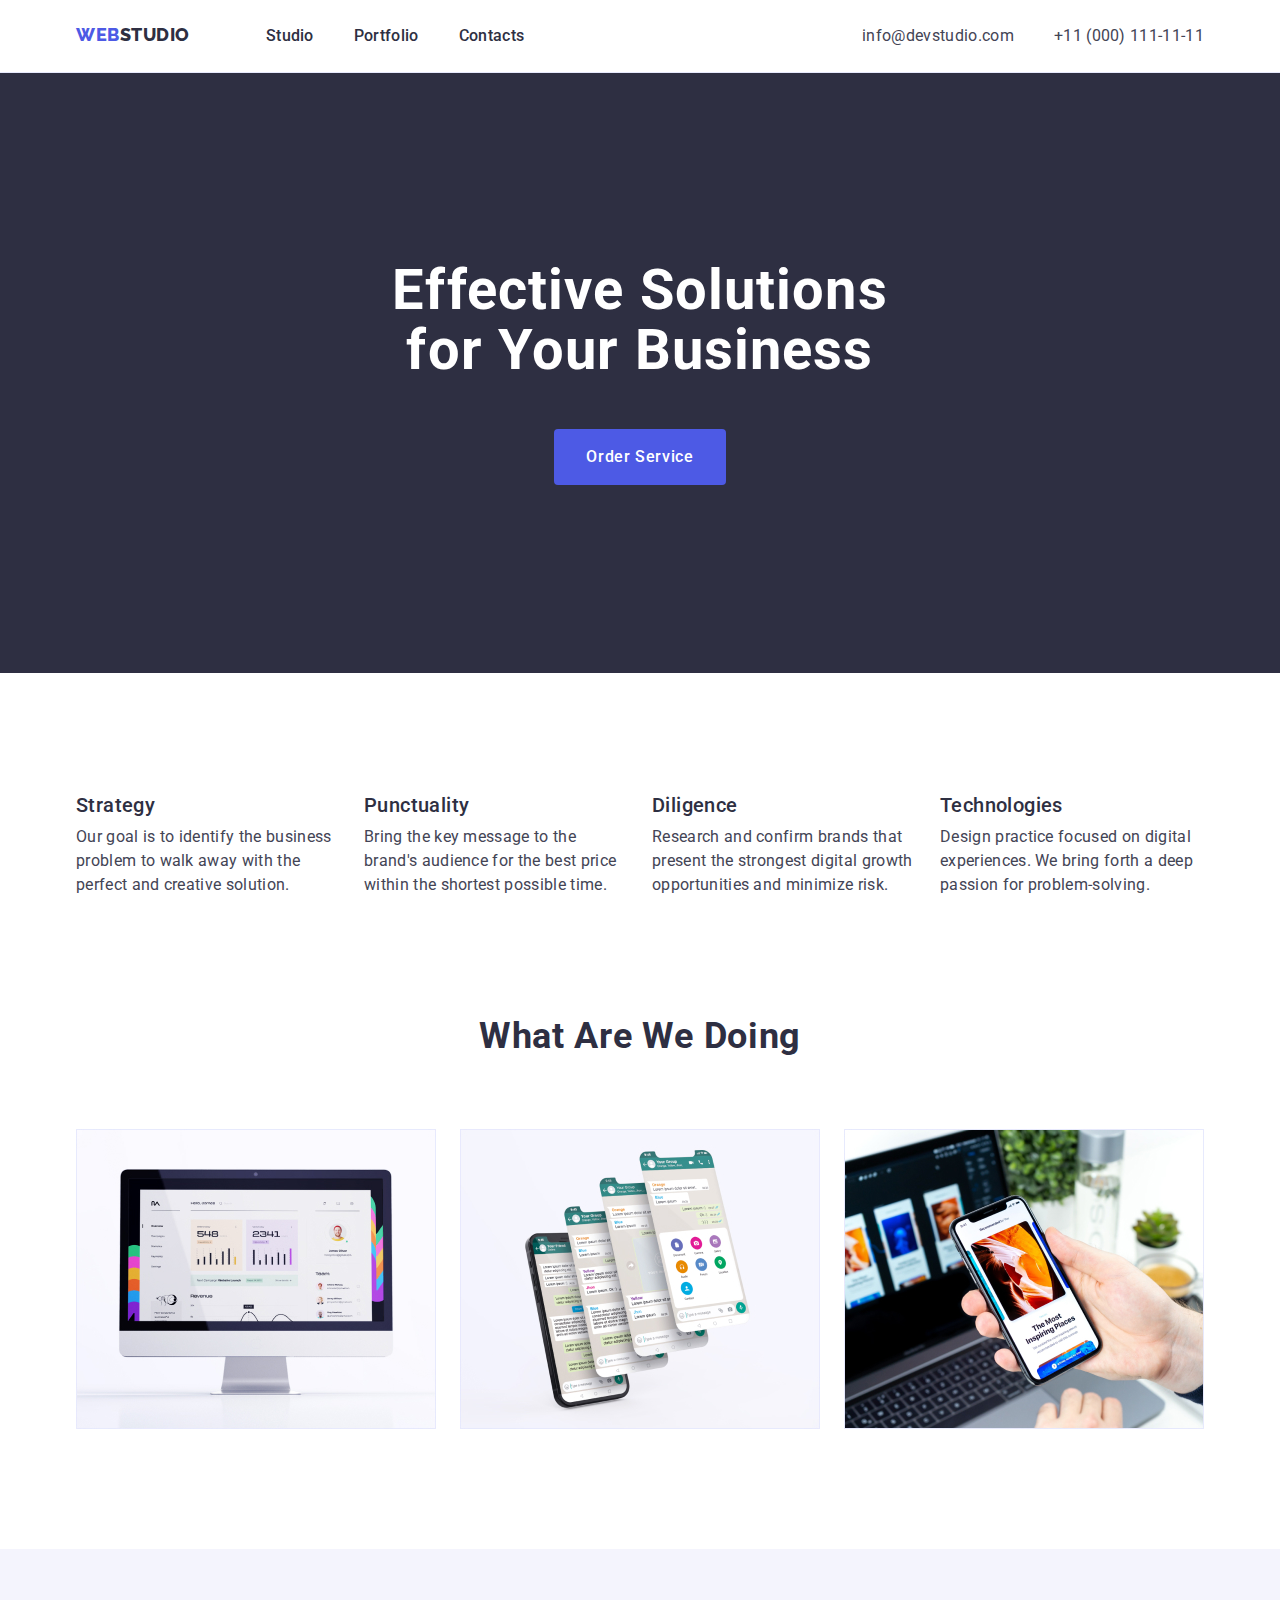
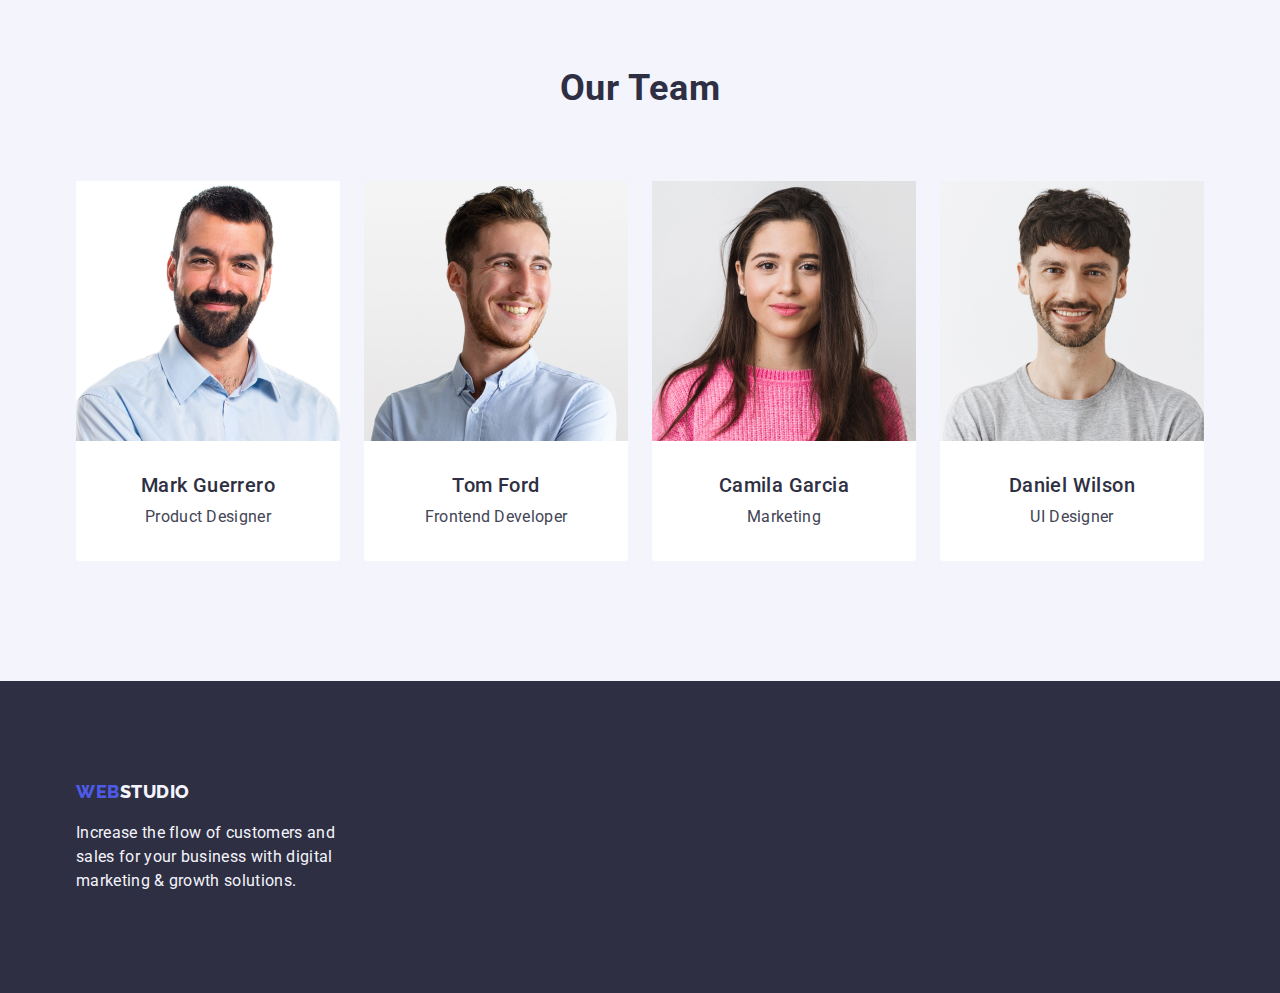
<file: index.html>
<!DOCTYPE html>
<html lang="en">
<head>
    <meta charset="UTF-8">
    <meta http-equiv="X-UA-Compatible" content="IE=edge">
    <meta name="viewport" content="width=device-width, initial-scale=1.0">
    <link rel="stylesheet" href="https://cdnjs.cloudflare.com/ajax/libs/modern-normalize/1.1.0/modern-normalize.min.css">
    <link rel="preconnect" href="https://fonts.googleapis.com">
    <link rel="preconnect" href="https://fonts.gstatic.com" crossorigin>
    <link href="https://fonts.googleapis.com/css2?family=Raleway:wght@800&family=Roboto:wght@400;500;700;900&display=swap" rel="stylesheet">
    <link rel="stylesheet" href="./css/styles.css">
    <title>Document</title>
</head>
<body>
    
    <header>
        <div class="container header-nav">
        <nav class="nav">
            <a href="./index.html" class="link logo">Web<span class="studio">Studio</span></a>
            <ul class="list list-nav"> 
                <li><a href="./index.html" class="link">Studio</a></li>
                <li><a href="./portfolio.html" class="link">Portfolio</a></li>
                <li><a href="" class="link">Contacts</a></li>
            </ul>
        </nav>   
        <address class="address">
            <ul class="list list-address">
                <li><a href="mailto:info@devstudio.com" class="link address">info@devstudio.com</a></li>
                <li><a href="tel:+110001111111" class="link address">+11 (000) 111-11-11</a></li>
            </ul>       
         </address>
        </div>
    </header> 
    <main>

    <!---Герой-->
    <section class="section-hero"> 
        <div class="container">
            <div class="hero">
                <h1 class="title-hero">Effective Solutions 
                for Your Business</h1>
                <button type="button" class="btn-hero">Order Service</button>
            </div>
        </div>
    </section>
   
    <!---Функції-->
    <section class="section-feature">
        <div class="container">
            <h2 class="visually-hidden">advantages</h2>
             <ul class="list list-feature">
                 <li class="item-feature">
                    <div class="item-feature-text">
                       <h3 class="title-feature">Strategy</h3>
                       <p class="item-feature">Our goal is to identify the business problem to walk away with the perfect and creative solution.</p>
                    </div>
                    </li>
                 <li class="item-feature">
                    <div class="item-feature-text">
                       <h3 class="title-feature">Punctuality</h3>
                       <p class="item-feature">Bring the key message to the brand's audience for the best price within the shortest possible time.</p>
                    </div>
                    </li>
                 <li class="item-feature">
                    <div class="item-feature-text">
                       <h3 class="title-feature">Diligence</h3>
                       <p class="item-feature">Research and confirm brands that present the strongest digital growth opportunities and minimize risk.</p>
                    </div>
                    </li>
                 <li class="item-feature">
                    <div class="item-feature-text">
                       <h3 class="title-feature">Technologies</h3>
                       <p class="item-feature">Design practice focused on digital experiences. We bring forth a deep passion for problem-solving.</p>
                    </div>
                    </li>
            
             </ul>
    </div>
    </section>

     <!--Що ми робимо-->
    <section class="section-work">
        <div class="container">
            <h2 class="title-work">What are we doing</h2>
            <ul  class="list">
                <li><img src="./images/Rectangle71.jpg" alt="picture" width="360"></li>
                <li><img src="./images/Rectangle71(1).jpg" alt="picture" width="360"></li>
                <li><img src="./images/Rectangle71(2).jpg" alt="picture" width="360"></li>
            </ul>
    </div>
    </section>
   
    <!--Наша команда-->
    <section class="section-team">
        <div class="container">
            <h2 class="title-team">Our Team</h2>
            <ul class="list list-team">
            <li><img src="./images/img.jpg" alt="фото" width="264">
                <div class="list-team-text">
                    <h3 class="title-members">Mark Guerrero</h3>
                    <p class="item-profession">Product Designer</p>
                </div>
            </li>
            <li><img src="./images/img(1).jpg" alt="фото" width="264">
                <div class="list-team-text">
                    <h3 class="title-members">Tom Ford</h3>
                    <p class="item-profession">Frontend Developer</p>
                </div>
            </li>
            <li><img src="./images/img(2).jpg" alt="фото" width="264">
                <div class="list-team-text">
                    <h3 class="title-members">Camila Garcia</h3>
                    <P class="item-profession">Marketing</P>
                </div>
            
            </li>
            <li><img src="./images/img(3).jpg" alt="фото" width="264">
                <div class="list-team-text">
                    <h3 class="title-members">Daniel Wilson</h3>
                    <p class="item-profession">UI Designer</p>
                </div>
            </li>
            </ul>
    </div>
    </section>

    </main>
    
    <!--Підвал-->
    <footer class="footer ">
        <div class="container">
            <div class="footer-text">
                <a href="./index.html" class="link logo">Web<span class="studio-white">Studio</span></a>
                <p>Increase the flow of customers and sales for your business with digital marketing & growth solutions.</p>
            </div>
        </div>
    </footer>

     
</body>

    
   
</html>
</file>
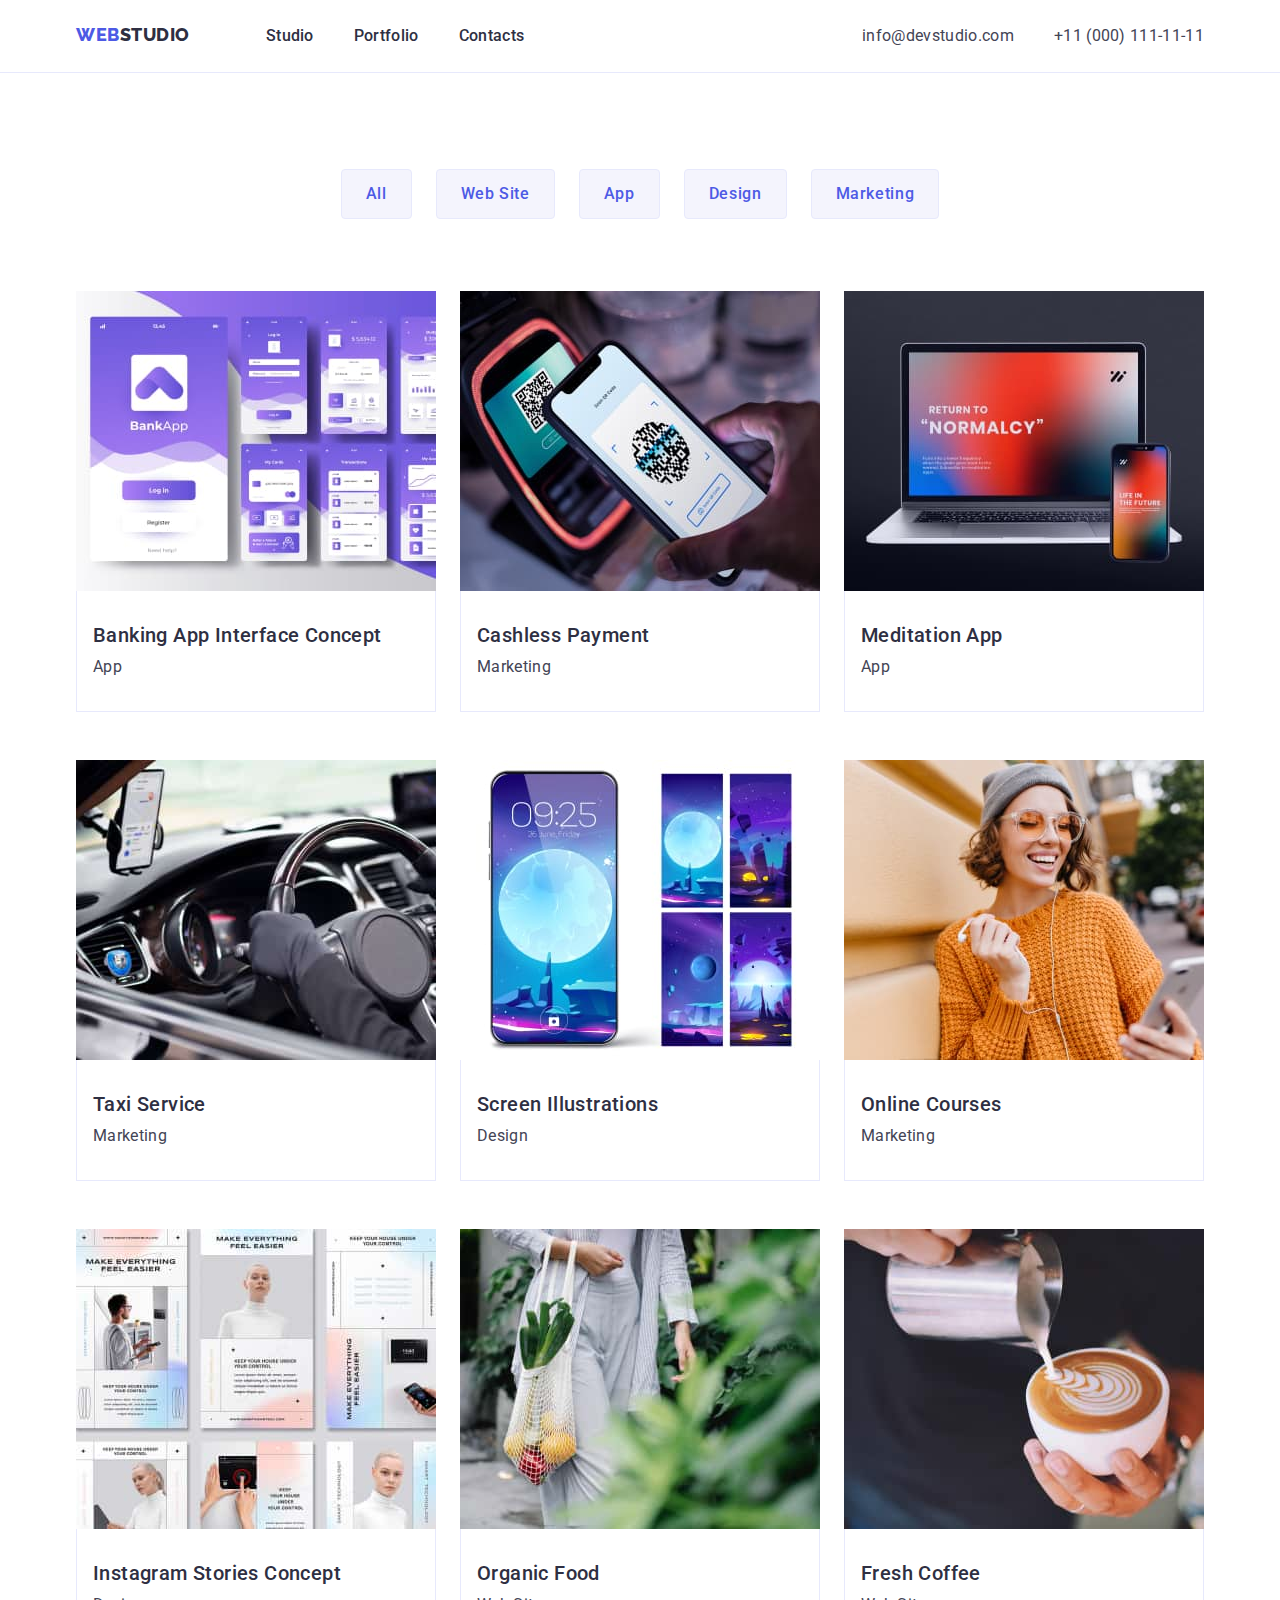
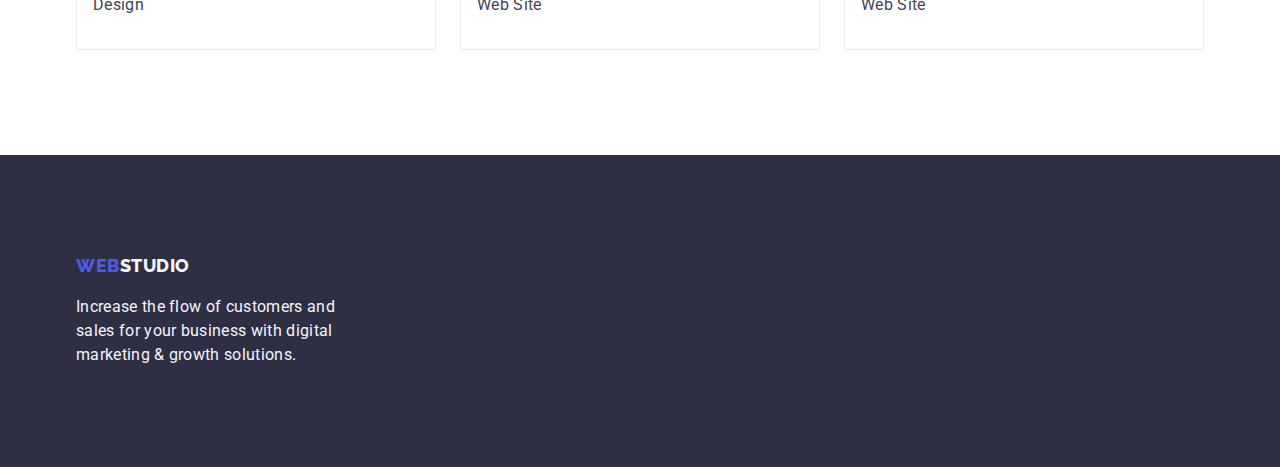
<file: portfolio.html>
<!DOCTYPE html>
<html lang="en">
    <head>
        <meta charset="UTF-8">
        <meta http-equiv="X-UA-Compatible" content="IE=edge">
        <meta name="viewport" content="width=device-width, initial-scale=1.0">
        <link rel="stylesheet" href="https://cdnjs.cloudflare.com/ajax/libs/modern-normalize/1.1.0/modern-normalize.min.css">
        <link rel="preconnect" href="https://fonts.googleapis.com">
        <link rel="preconnect" href="https://fonts.gstatic.com" crossorigin>
        <link href="https://fonts.googleapis.com/css2?family=Raleway:wght@800&family=Roboto:wght@400;500;700;900&display=swap" rel="stylesheet">
        <link rel="stylesheet" href="./css/styles.css">
        <title>Document</title>
    </head>
<body>
    
    <header>
        <div class="container header-nav">
        <nav class="nav">
            <a href="./index.html" class="link logo">Web<span class="studio">Studio</span></a>
            <ul class="list list-nav"> 
                <li><a href="./index.html" class="link">Studio</a></li>
                <li><a href="./portfolio.html" class="link">Portfolio</a></li>
                <li><a href="" class="link">Contacts</a></li>
            </ul>
        </nav>   
        <address class="address">
            <ul class="list list-address">
                <li><a href="mailto:info@devstudio.com" class="link address">info@devstudio.com</a></li>
                <li><a href="tel:+110001111111" class="link address">+11 (000) 111-11-11</a></li>
            </ul>       
         </address>
        </div>
    </header> 
    <main>
        <!--Портфоліо-->
        <section class="section-portfolio">
            <div class="container">
                    <h1 class="visually-hidden">portfolio</h1>
                    <ul class="list list-portfolio-menu">
                <li><button type="button" class="btn">All</button></li>
                <li><button type="button" class="btn">Web Site</button></li>
                <li><button type="button" class="btn">App</button></li>
                <li><button type="button" class="btn">Design</button></li>
                <li><button type="button" class="btn">Marketing</button></li>
                    </ul>
                <ul class="list list-portfolio-card">
            <li>
                <a href="" class="link link-nohover">
                   <img src="./images/img0.jpg" alt="foto" width="360">
                       <div  class="list-portfolio-text">
                   <h2 class="title-products">Banking App Interface Concept</h2>
                   <p class="item-products">App</p>
     
                       </div>    
                </a>
            </li>
            <li>
                <a href="" class="link link-nohover">
                   <img src="./images/img1.jpg" alt="foto" width="360">
                       <div class="list-portfolio-text">
                   <h2 class="title-products">Cashless Payment</h2>
                   <p class="item-products">Marketing</p>
                       </div>
                </a>
            </li>
            <li>

                <a href="" class="link link-nohover">
                   <img src="./images/img2.jpg" alt="foto" width="360">
                       <div class="list-portfolio-text">
                   <h2 class="title-products">Meditation App</h2>
                   <p class="item-products">App</p>
     
                       </div>           
                </a>
             </li>
            <li>
                <a href="" class="link link-nohover">
                   <img src="./images/img3.jpg" alt="foto" width="360">
                       <div class="list-portfolio-text">
                   <h2 class="title-products">Taxi Service</h2>
                   <p class="item-products">Marketing</p>
                       </div>
                </a>
            </li>
            <li>
                <a href="" class="link link-nohover">
                   <img src="./images/img4.jpg" alt="foto" width="360">
                       <div class="list-portfolio-text">
                   <h2 class="title-products">Screen Illustrations</h2>
                   <p class="item-products">Design</p>
  
                       </div>              
                 </a>
             </li>
            <li>
                <a href="" class="link link-nohover">
                   <img src="./images/img5.jpg" alt="foto" width="360">
                       <div class="list-portfolio-text">
                   <h2 class="title-products">Online Courses</h2>
                   <p class="item-products">Marketing</p>
                       </div>
                </a>
            </li>
            <li>
                <a href="" class="link link-nohover">
                   <img src="./images/img6.jpg" alt="foto" width="360">
                       <div class="list-portfolio-text">
                   <h2 class="title-products">Instagram Stories Concept</h2>
                   <p class="item-products">Design</p>
  
                       </div>              
                </a>
             </li>
            <li>
                <a href="" class="link link-nohover">
                   <img src="./images/img7.jpg" alt="foto" width="360">
                       <div class="list-portfolio-text">
                   <h2 class="title-products">Organic Food</h2>
                   <p class="item-products">Web Site</p>

                       </div>                
                </a>
            </li>
            <li>
                <a href="" class="link link-nohover">
                   <img src="./images/img8.jpg" alt="foto" width="360">
                       <div class="list-portfolio-text">
                   <h2 class="title-products">Fresh Coffee</h2>
                   <p class="item-products">Web Site</p>

                       </div>                
                </a>
            </li>
                </ul>
            </div>


        </section>
    </main>
    
    <!--Підвал-->
    <footer class="footer ">
        <div class="container">
            <div class="footer-text">
                <a href="./index.html" class="link logo">Web<span class="studio-white">Studio</span></a>
                <p>Increase the flow of customers and sales for your business with digital marketing & growth solutions.</p>
            </div>
        </div>
    </footer>
     
</body>

    
   
</html>
</file>
<file: css/styles.css>
h1,
h2,
h3,
h4,
h5,
h6,
p,
ul {
    margin: 0;
    padding: 0;
  
}
img {
    display: block;
}
:root {
    --navy-blue: #2E2F42;
    --iris: #4D5AE5;
    --slate: #434455;
    --ocean: #404BBF;
    --white: #ffffff;
    --cornflower: #E7E9FC;
    --cloud: #F4F4FD;
}


body {
    font-family:'Roboto', sans-serif;
    font-size: 16px;
    line-height: 1.5;  
    letter-spacing: 0.02em;
    color: var(--slate);
  
}
header {
    border-bottom: 1px solid var(--cornflower);
}
.container{
    width: 1158px;
    margin: 0 auto;
    padding-left: 15px;
    padding-right: 15px;
    
}

.header-nav{
    display: flex;
    justify-content: space-between;
    padding-top: 24px;
    padding-bottom: 24px;
}
.nav {
    display: flex;
}

.link {
   
    text-decoration: none;
    color: var(--navy-blue);
    
 }
 
.logo{
    font-family:'Raleway',sans-serif;
    font-style: normal;
    font-weight: 800;
    font-size: 18px;
    line-height: 1.17;
    text-decoration: none;
    letter-spacing: 0.03em;
    text-transform: uppercase;
    color: var(--iris);
  }

  nav .list-nav{
    margin-left: 76px;
}

.footer-text p{
    margin-top: 16px;
  }

.studio{
    color: var(--navy-blue);
  }
.studio-white {
    color: var(--cloud);
  }
 
.address{
    text-decoration: none;
    font-family: 'Roboto',sans-serif;
    font-style: normal; 
    color: var(--slate);
    font-weight: 400;
    font-size: 16px;
    line-height: 1.5;
    letter-spacing: 0.02em;

    justify-content: flex-end;
  }
.address:hover,
.address:focus {
    color: var(--ocean);
    text-decoration: underline;
    text-decoration-color: var(--ocean);
 }
 .section-hero{
       background-color: var(--navy-blue);
       padding: 188px 0;
    
 }
 
 .hero{
    display: flex;
    flex-direction: column;
    margin: 0 auto;
    align-items: center;
    width: 496px;
  
 }
 .title-hero{
      
    font-weight: 700;
    font-size: 56px;
    line-height: 1.07;
    text-align: center;
    letter-spacing: 0.02em;
    color: var(--white);
    background-color: var(--navy-blue);

    margin-bottom: 48px;
 
}
.section-feature{
    padding-top: 120px;
    padding-bottom: 120px;
}
.section-work {
    padding-bottom: 120px;
}

.section-team{
    background-color: var(--cloud);
    padding-top: 120px; 
    padding-bottom: 120px;
}
.section-portfolio{
    padding-top: 96px;
    padding-bottom: 105px;
}

.list-portfolio-menu{
    justify-content: center;
    margin-bottom: 72px;
}
.list-portfolio-card{
flex-wrap: wrap;
row-gap: 48px;
}
.list-portfolio-text{
    padding: 32px 0 32px 16px;
    border: 1px solid var(--cornflower);
    border-top: none;
}


.visually-hidden{
    position: absolute;
    width: 1px;
    height: 1px;
    margin: -1px;
    border: 0;
    padding: 0;
    
    white-space: nowrap;
    clip-path: inset(100%);
    clip: rect(0 0 0 0);
    overflow: hidden;
}

.item-feature-text{
    width: 264px;
}

.title-feature,
.title-members,
.title-products{
    font-weight: 500;
    line-height: 1.2;
    font-size: 20px;
    letter-spacing: 0.02em;
    color: var(--navy-blue);
    margin-bottom: 8px;
}

.item-feature,
.item-profession,
.item-products {
    font-weight: 400;
    line-height: 1.5;
    font-size: 16px;
    letter-spacing: 0.02em;
    color: var(--slate);
  
  }

.title-work,
.title-team {
    font-weight: 700;
    font-size: 36px;
    line-height: 1.11;
    text-align: center;
    letter-spacing: 0.02em;
    text-transform: capitalize;
    color: var(--navy-blue);
    margin-bottom: 72px;
   
   
}

.list {
    display: flex;
    list-style: none;
    font-weight: 500;
    column-gap: 24px;
 
} 

.list-address,
.list-nav{
     gap: 40px;
}

.list-feature{
    gap: 24px;
}
.list-team{
    background-color: var(--cloud);
}

.list-team-text{
    background: #FFFFFF;
    border-radius: 0px 0px 4px 4px;
    text-align: center;
    padding-top: 32px;
    padding-bottom: 32px;
}


.link:hover,
.link:focus {
   text-decoration: underline;
   text-decoration-color: var(--ocean);
   color: var(--ocean);
 }
 .link-nohover:hover,
 .link-nohover:focus{
  text-decoration: none;  
 }

 .btn-hero {
    padding: 16px 32px;
    border: none;
    border-radius: 4px;
    font-family: "Roboto", sans-serif;
    font-weight: 500;
    font-size: 16px;
    line-height: 1.5;
    letter-spacing: 0.04em;
    background: var(--iris);
    color: var(--white);
    cursor: pointer;
}

 .btn-hero:hover,
 .brn-hero:focus {
    background-color: var(--ocean);
    text-decoration: underline;
    text-decoration-color: var(--ocean);
    color: var(--white);
 }

 .btn {
    padding: 12px 24px;
    
    font-family: "Roboto", sans-serif;
    font-weight: 500;
    font-size: 16px;
    line-height: 1.5;
    letter-spacing: 0.04em;
    color: var(--iris);
    border-radius: 4px;
    background: var(--cloud);
    border: 1px solid var(--cornflower);
    border-radius: 4px;
    cursor: pointer;
 }

 .btn:hover,
 .brn:focus {
    background-color: var(--ocean);
    text-decoration: underline;
    text-decoration-color: var(--ocean);
    color: var(--white);
 }
 
.footer{
    padding: 100px 0 100px 0;
    background-color: var(--navy-blue);
    color: var(--cloud);
}
.footer-text{
    width: 264px;
}
.studio-footer {
    color: var(--cloud);
}
</file>
